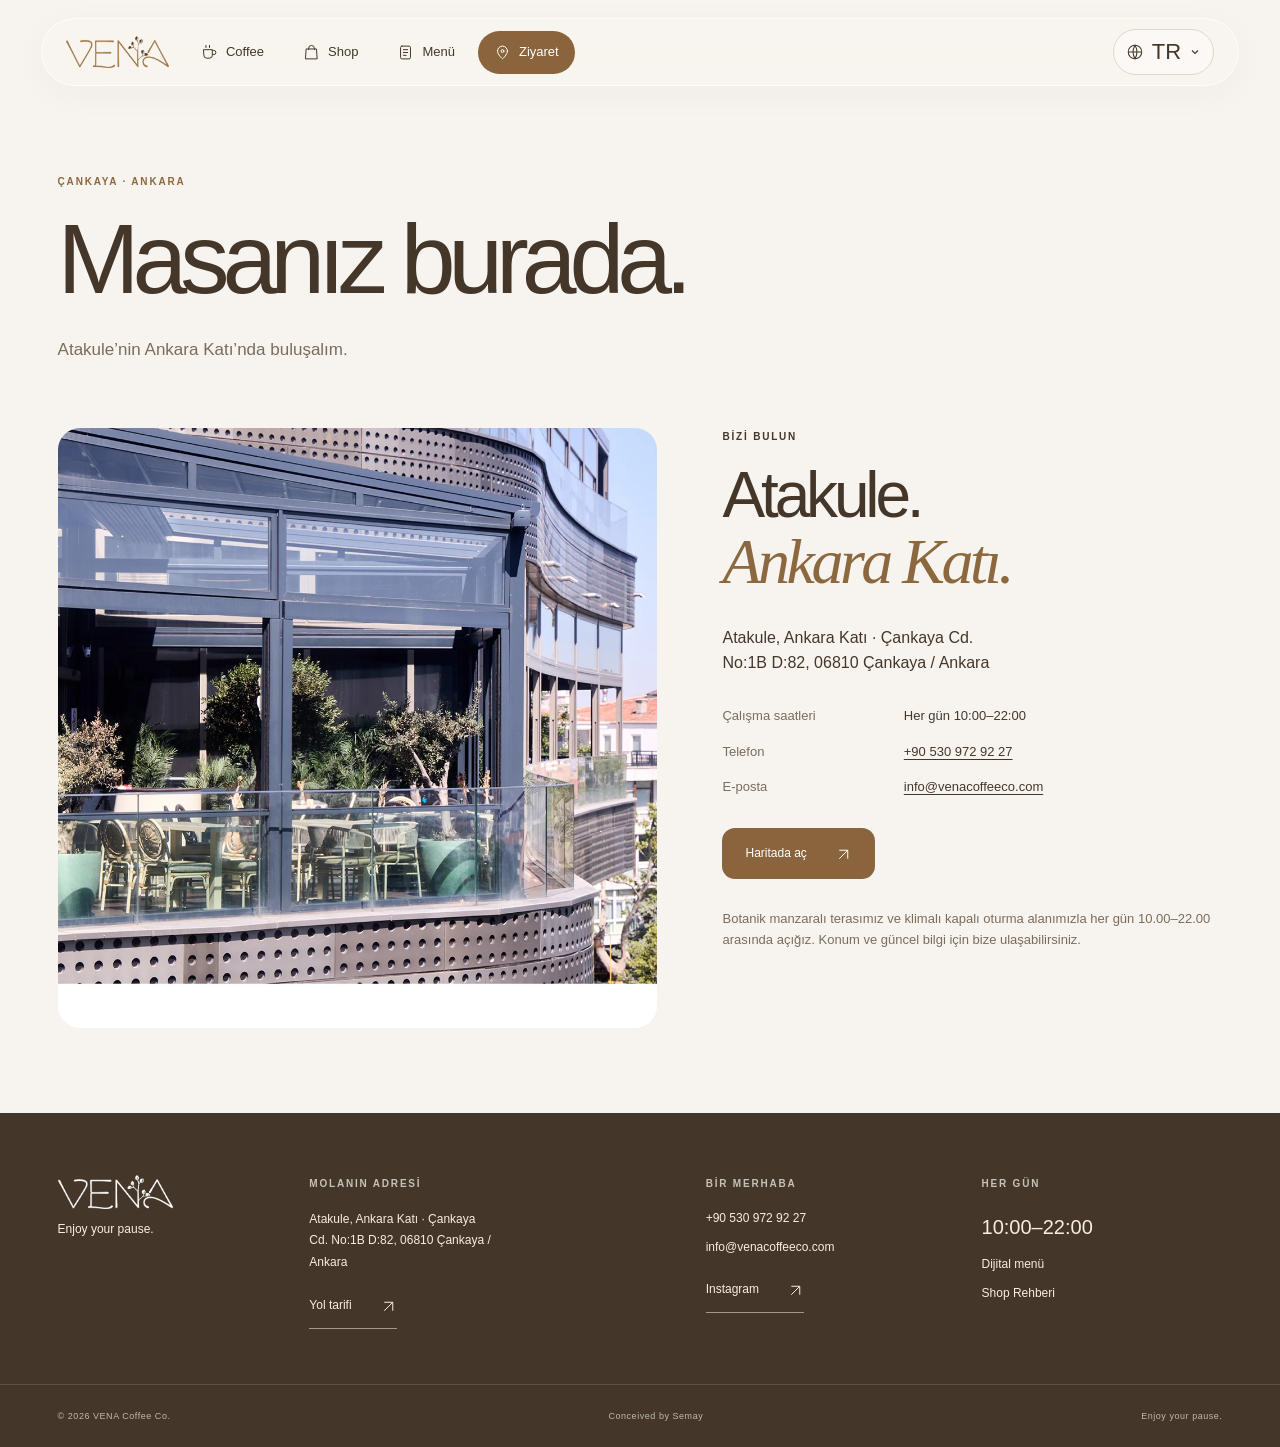
<file: contact/index.html>
<!doctype html><html lang="tr"><head><meta charset="utf-8"><meta name="viewport" content="width=device-width,initial-scale=1,viewport-fit=cover"><meta name="theme-color" content="#eee8dc"><title>VENA Atakule Konum &amp; İletişim | Çankaya Ankara</title><meta name="description" content="VENA Coffee Co. Atakule Ankara Katı. Adres, yol tarifi, telefon ve çalışma saatleri. Çankaya Ankara’da her gün 10.00–22.00 açık."><link rel="canonical" href="https://venacoffeeco.com/contact/"><link rel="icon" href="/assets/icon.svg" type="image/svg+xml"><link rel="stylesheet" href="/assets/vena.css?v=2dd0e7d00ef3"><meta property="og:type" content="website"><meta property="og:locale" content="tr_TR"><meta property="og:site_name" content="VENA Coffee Co."><meta property="og:title" content="VENA Atakule Konum &amp; İletişim | Çankaya Ankara"><meta property="og:description" content="VENA Coffee Co. Atakule Ankara Katı. Adres, yol tarifi, telefon ve çalışma saatleri. Çankaya Ankara’da her gün 10.00–22.00 açık."><meta property="og:url" content="https://venacoffeeco.com/contact/"><meta property="og:image" content="https://venacoffeeco.com/assets/gallery-terrace.webp"><meta name="twitter:card" content="summary_large_image"><script type="application/ld+json">{"@context":"https://schema.org","@graph":[{"@type":"CafeOrCoffeeShop","@id":"https://venacoffeeco.com/#vena","name":"VENA Coffee Co.","url":"https://venacoffeeco.com/","telephone":"+90 530 972 92 27","email":"info@venacoffeeco.com","image":"https://venacoffeeco.com/assets/hero.webp","hasMenu":"https://venacoffeeco.com/menu/","sameAs":["https://www.instagram.com/venacoffeeco/"],"hasMap":"https://www.google.com/maps/search/?api=1&query=Vena+Coffee+Co+Atakule+Ankara+Kat%C4%B1","address":{"@type":"PostalAddress","streetAddress":"Atakule, Ankara Katı, Çankaya Cd. No:1B D:82","addressLocality":"Çankaya","addressRegion":"Ankara","postalCode":"06810","addressCountry":"TR"},"openingHoursSpecification":{"@type":"OpeningHoursSpecification","dayOfWeek":["Monday","Tuesday","Wednesday","Thursday","Friday","Saturday","Sunday"],"opens":"10:00","closes":"22:00"}},{"@type":"WebPage","about":{"@id":"https://venacoffeeco.com/#vena"},"@id":"https://venacoffeeco.com/contact/#page","url":"https://venacoffeeco.com/contact/","name":"VENA Atakule Konum & İletişim | Çankaya Ankara","description":"VENA Coffee Co. Atakule Ankara Katı. Adres, yol tarifi, telefon ve çalışma saatleri. Çankaya Ankara’da her gün 10.00–22.00 açık.","inLanguage":"tr-TR","isPartOf":{"@id":"https://venacoffeeco.com/#website"}},{"@type":"WebSite","@id":"https://venacoffeeco.com/#website","url":"https://venacoffeeco.com/","name":"VENA Coffee Co.","inLanguage":"tr-TR"},{"@type":"BreadcrumbList","itemListElement":[{"@type":"ListItem","position":1,"name":"VENA","item":"https://venacoffeeco.com/"},{"@type":"ListItem","position":2,"name":"Ziyaret","item":"https://venacoffeeco.com/contact/"}]}]}</script><script defer src="/assets/vena.js?v=2dd0e7d00ef3"></script><link rel="alternate" hreflang="tr" href="https://venacoffeeco.com/contact/"><link rel="alternate" hreflang="en" href="https://venacoffeeco.com/en/contact/"><link rel="alternate" hreflang="de" href="https://venacoffeeco.com/de/contact/"><link rel="alternate" hreflang="fr" href="https://venacoffeeco.com/fr/contact/"><link rel="alternate" hreflang="x-default" href="https://venacoffeeco.com/contact/"></head><body class=""><a class="skip" href="#main">İçeriğe geç</a><header class="site-header"><div class="shell header-inner"><a class="logo" href="/" aria-label="VENA Coffee Co. ana sayfa"><img src="/assets/logo-brand.png" alt="VENA Coffee Co." width="140" height="58"></a><nav class="main-nav" aria-label="Ana menü"><a href="/our-cafe/"><svg class="nav-icon" viewBox="0 0 24 24" fill="none" stroke="currentColor" stroke-linecap="round" stroke-linejoin="round" aria-hidden="true"><path d="M4 8h12v8a4 4 0 0 1-4 4H8a4 4 0 0 1-4-4zM16 9h2a3 3 0 1 1 0 6h-2M7 2v3M12 2v3"/></svg>Coffee</a><a href="/shop/"><svg class="nav-icon" viewBox="0 0 24 24" fill="none" stroke="currentColor" stroke-linecap="round" stroke-linejoin="round" aria-hidden="true"><path d="M5 7h14l1 14H4zM8 8V6a4 4 0 0 1 8 0v2"/></svg>Shop</a><a href="/menu/"><svg class="nav-icon" viewBox="0 0 24 24" fill="none" stroke="currentColor" stroke-linecap="round" stroke-linejoin="round" aria-hidden="true"><rect x="5" y="3" width="14" height="18" rx="2"/><path d="M9 8h6M9 12h6M9 16h4"/></svg>Menü</a><a href="/contact/" aria-current="page"><svg class="nav-icon" viewBox="0 0 24 24" fill="none" stroke="currentColor" stroke-linecap="round" stroke-linejoin="round" aria-hidden="true"><path d="M19 10c0 5-7 11-7 11S5 15 5 10a7 7 0 1 1 14 0z"/><circle cx="12" cy="10" r="2"/></svg>Ziyaret</a></nav><details class="language-switch" data-language-menu><summary aria-label="Dil seçimi"><svg viewBox="0 0 24 24" fill="none" stroke="currentColor" stroke-width="1.4" aria-hidden="true"><circle cx="12" cy="12" r="9"/><path d="M3 12h18M12 3a18 18 0 0 1 0 18 18 18 0 0 1 0-18Z"/></svg><span>TR</span><svg class="language-chevron" viewBox="0 0 16 16" fill="none" stroke="currentColor" stroke-width="1.5" aria-hidden="true"><path d="m4 6 4 4 4-4"/></svg></summary><nav class="language-options" aria-label="Dil seçimi"><a lang="tr" hreflang="tr" href="/contact/" aria-current="true"><span>Türkçe</span><small>TR</small></a><a lang="en" hreflang="en" href="/en/contact/"><span>English</span><small>EN</small></a><a lang="de" hreflang="de" href="/de/contact/"><span>Deutsch</span><small>DE</small></a><a lang="fr" hreflang="fr" href="/fr/contact/"><span>Français</span><small>FR</small></a></nav></details><a class="location-pill" href="/contact/"><span class="status-dot"></span>Atakule · Ankara Katı</a></div></header><main id="main"><section class="shell page-intro "><p class="eyebrow">ÇANKAYA · ANKARA</p><h1>Masanız burada.</h1><p class="intro-copy">Atakule’nin Ankara Katı’nda buluşalım.</p></section><section class="shell visit-section"><div class="visit-image"><img class="" src="/assets/gallery-terrace.webp" alt="VENA Coffee Co. Atakule terası" width="900" height="700" fetchpriority="high"></div><div class="visit-copy"><span class="eyebrow">BİZİ BULUN</span><h2>Atakule.<br><em>Ankara Katı.</em></h2><address>Atakule, Ankara Katı · Çankaya Cd. No:1B D:82, 06810 Çankaya / Ankara</address><dl><dt>Çalışma saatleri</dt><dd>Her gün 10:00–22:00</dd><dt>Telefon</dt><dd><a href="tel:+905309729227">+90 530 972 92 27</a></dd><dt>E-posta</dt><dd><a href="mailto:info@venacoffeeco.com">info@venacoffeeco.com</a></dd></dl><a class="cta solid" href="https://www.google.com/maps/search/?api=1&amp;query=Vena+Coffee+Co+Atakule+Ankara+Kat%C4%B1">Haritada aç<span aria-hidden="true"><svg class="arrow-icon" viewBox="0 0 24 24" fill="none" stroke="currentColor" stroke-width="1.4" aria-hidden="true"><path d="M6 18 18 6M6 6h12v12"/></svg></span></a><p>Botanik manzaralı terasımız ve klimalı kapalı oturma alanımızla her gün 10.00–22.00 arasında açığız. Konum ve güncel bilgi için bize ulaşabilirsiniz.</p></div></section></main><footer class="footer"><div class="shell footer-grid"><div><a class="logo" href="/" aria-label="VENA Coffee Co. ana sayfa"><img src="/assets/logo-white.png" alt="VENA Coffee Co." width="140" height="58"></a><p>Enjoy your pause.</p></div><div><span class="eyebrow">Molanın adresi</span><address>Atakule, Ankara Katı · Çankaya Cd. No:1B D:82, 06810 Çankaya / Ankara</address><a class="cta " href="https://www.google.com/maps/search/?api=1&amp;query=Vena+Coffee+Co+Atakule+Ankara+Kat%C4%B1">Yol tarifi<span aria-hidden="true"><svg class="arrow-icon" viewBox="0 0 24 24" fill="none" stroke="currentColor" stroke-width="1.4" aria-hidden="true"><path d="M6 18 18 6M6 6h12v12"/></svg></span></a></div><div><span class="eyebrow">Bir merhaba</span><a href="tel:+905309729227">+90 530 972 92 27</a><a href="mailto:info@venacoffeeco.com">info@venacoffeeco.com</a><a class="cta " href="https://www.instagram.com/venacoffeeco/">Instagram<span aria-hidden="true"><svg class="arrow-icon" viewBox="0 0 24 24" fill="none" stroke="currentColor" stroke-width="1.4" aria-hidden="true"><path d="M6 18 18 6M6 6h12v12"/></svg></span></a></div><div><span class="eyebrow">Her gün</span><p class="footer-hours">10:00–22:00</p><a href="/menu/">Dijital menü</a><a href="/shop/rehber/">Shop Rehberi</a></div></div><div class="shell footer-base"><span>© 2026 VENA Coffee Co.</span><span>Conceived by Semay</span><span>Enjoy your pause.</span></div></footer><nav class="mobile-dock" aria-label="Hızlı erişim"><a href="/menu/">Menü <span><svg class="arrow-icon" viewBox="0 0 24 24" fill="none" stroke="currentColor" stroke-width="1.4" aria-hidden="true"><path d="M6 18 18 6M6 6h12v12"/></svg></span></a><a href="/shop/">Shop <span><svg class="arrow-icon" viewBox="0 0 24 24" fill="none" stroke="currentColor" stroke-width="1.4" aria-hidden="true"><path d="M6 18 18 6M6 6h12v12"/></svg></span></a><a href="https://www.google.com/maps/search/?api=1&amp;query=Vena+Coffee+Co+Atakule+Ankara+Kat%C4%B1">Yol tarifi <span><svg class="arrow-icon" viewBox="0 0 24 24" fill="none" stroke="currentColor" stroke-width="1.4" aria-hidden="true"><path d="M6 18 18 6M6 6h12v12"/></svg></span></a></nav></body></html>
</file>
<file: assets/vena.css>
:root{--paper:#f5f4ee;--ink:#392c19;--muted:#756f66;--olive:#695e4e;--sage:#e8e2d9;--line:#d8d3cc;--warm:#e7dbc8;--accent:#876644;--glass:rgba(248,247,239,.78);--serif:Georgia,'Times New Roman',serif;--sans:Arial,Helvetica,sans-serif;--radius:22px;font:15px/1.6 var(--sans);color:var(--ink);background:var(--paper);font-synthesis:none}
*{box-sizing:border-box}
html{scroll-padding-top:120px;scroll-behavior:smooth}
body{margin:0;-webkit-font-smoothing:antialiased}
h1,h2,h3,p,figure,dl,dd{margin:0}
a{color:inherit;text-underline-offset:.23em}
img{display:block;max-width:100%;height:auto}
button,input,textarea,select{font:inherit}
button,a,input,summary,select,textarea{-webkit-tap-highlight-color:transparent}
button{cursor:pointer}
[hidden]{display:none!important}
:focus-visible{outline:2px solid var(--olive);outline-offset:4px}
h1,h2{font-family:var(--serif);font-weight:400;line-height:1.06;letter-spacing:-.055em;text-wrap:balance}
h1{font-size:clamp(48px,7.8vw,108px)}
h2{font-size:clamp(35px,5vw,72px)}
h2 em,h1 em{font-weight:400;color:var(--olive)}
h3{font-weight:500}
p{text-wrap:pretty}
.shell{max-width:1450px;padding-inline:clamp(20px,4.5vw,72px);margin-inline:auto}
.eyebrow{display:block;font-size:10px;font-weight:600;letter-spacing:.18em;line-height:1.7;text-transform:uppercase}
.logo{display:inline-block;flex-shrink:0}
.logo img{width:103px;height:auto}
.skip{position:fixed;top:-100px;left:18px;background:white;padding:12px;z-index:100}
.skip:focus{top:10px}
.site-header{position:fixed;top:18px;left:0;width:100%;z-index:20;padding-inline:clamp(14px,3.2vw,54px)}
.header-inner{max-width:1450px;padding:11px 24px;display:flex;align-items:center;justify-content:space-between;gap:18px;background:var(--glass);backdrop-filter:blur(26px) saturate(125%);-webkit-backdrop-filter:blur(26px) saturate(125%);border:1px solid #fff9;border-radius:100px;box-shadow:0 6px 35px #3630270b}
.main-nav{display:flex;align-items:center;gap:7px}
.main-nav a{display:flex;align-items:center;gap:8px;min-height:43px;padding:7px 16px;text-decoration:none;font-size:13px;border-radius:100px;transition:background .2s}
.main-nav a:hover,.main-nav a[aria-current]{background:#e6e1d9b3}
.nav-icon{width:17px;height:17px;stroke-width:1.4}
.location-pill{display:flex;gap:8px;align-items:center;text-decoration:none;font-size:10px;letter-spacing:.03em}
.status-dot{width:6px;height:6px;background:var(--olive);border-radius:50%;box-shadow:0 0 0 4px #82776712}
main{padding-top:113px}
.is-home main{padding-top:0}
.hero-scene{height:calc(100svh - 16px);min-height:660px;margin:8px;border-radius:22px;position:relative;overflow:hidden;isolation:isolate;background:#443f37;color:#fff}
.hero-scene picture,.hero-photo,.hero-film{position:absolute;inset:0;width:100%;height:100%;z-index:-2}
.hero-photo{object-fit:cover;object-position:center;height:112%;top:-6%;transform:translateY(var(--parallax,0))}
.hero-film{z-index:-1;background:linear-gradient(180deg,#231e1732 8%,#231e1700 40%,#231e17ab 100%),linear-gradient(90deg,#231e1759,transparent 85%)}
.hero-content{height:100%;display:flex;flex-direction:column;padding-top:130px;padding-bottom:24px}
.hero-eyebrow{display:flex;justify-content:space-between;gap:20px}
.hero-title{margin-top:auto;padding-block:50px}
.hero-title p{font-size:14px;max-width:37ch;line-height:1.55;margin-bottom:18px}
.hero-title h1{font-size:clamp(75px,11.7vw,172px);line-height:.95;letter-spacing:-.068em}
.hero-title h1 em{color:#eee6db}
.hero-bottom{display:flex;align-items:center;gap:8px;flex-wrap:wrap;border-top:1px solid #fff6;padding-top:17px}
.hero-bottom a{display:inline-flex;align-items:center;justify-content:space-between;gap:35px;text-decoration:none;min-height:47px;padding:8px 18px;border:1px solid #ffffff57;background:#ffffff14;backdrop-filter:blur(16px);border-radius:60px;font-size:13px}
.hero-bottom a:hover{background:#fff3}
.hero-hours{margin-left:auto;font-size:10px;letter-spacing:.08em}
.ticker{display:flex;gap:32px;align-items:center;overflow:hidden;white-space:nowrap;padding:22px 30px;border-bottom:1px solid var(--line);font-size:9px;letter-spacing:.19em;justify-content:space-evenly}
.ticker i{font-style:normal;font-size:21px;color:var(--olive)}
.story{display:grid;grid-template-columns:1.2fr 1fr;gap:9vw;padding-block:100px}
.story h2{margin-top:18px}
.story-copy{align-self:end;max-width:47ch}
.story-copy p{font-size:16px;line-height:1.8;margin-bottom:22px}
.cta{display:inline-flex;min-height:46px;align-items:center;gap:28px;justify-content:space-between;font-size:12px;text-decoration:none;padding:7px 0;border-bottom:1px solid #a09a91}
.cta span{font-size:18px;line-height:1}
.cta.solid{border:0;border-radius:100px;padding:11px 22px;background:var(--ink);color:white}
.cta.light{color:white;border-color:#fff8}
.cta:hover{opacity:.75}
.world-grid{display:grid;grid-template-columns:1fr 1fr;gap:12px;padding-inline:14px}
.world-tile{min-height:580px;position:relative;isolation:isolate;overflow:hidden;border-radius:20px;color:#fff;text-decoration:none;display:flex;align-items:end;padding:42px}
.world-tile>img{position:absolute;z-index:-2;inset:0;width:100%;height:100%;object-fit:cover;transition:transform .7s}
.world-tile::after{content:"";position:absolute;z-index:-1;inset:0;background:linear-gradient(0deg,#241f19d6,transparent 80%)}
.world-tile>div{width:100%;position:relative}
.world-tile h2{font-size:clamp(44px,5.6vw,84px);margin-top:17px}
.world-tile h2 em{color:#f0e9df}
.world-tile:hover>img{transform:scale(1.025)}
.round-arrow{position:absolute;right:0;bottom:5px;width:49px;height:49px;border:1px solid #fff8;border-radius:50%;display:grid;place-items:center;background:#fff1;backdrop-filter:blur(12px);font-size:23px}
.curated{padding-block:95px}
.section-heading{display:flex;justify-content:space-between;align-items:end;gap:22px;margin-bottom:30px}
.section-heading .eyebrow{margin-bottom:15px}
.product-grid{display:grid;grid-template-columns:repeat(3,minmax(0,1fr));gap:28px 18px;align-items:start}
.product-card{min-width:0}
.product-visual{position:relative;overflow:hidden;border-radius:18px;background:#e6dfd0}
.product-visual>img{width:100%;aspect-ratio:1.17;object-fit:cover;transition:transform .55s}
.product-image-link{display:block}
.product-image-link:hover img{transform:scale(1.025)}
.image-caption,.availability{position:absolute;left:12px;bottom:12px;border-radius:100px;background:#fbf9f0c9;backdrop-filter:blur(12px);padding:5px 10px;font-size:9px;color:var(--ink);letter-spacing:.025em}
.availability{bottom:auto;top:12px}
.product-card-copy{padding:16px 3px 0}
.product-card-title{display:flex;justify-content:space-between;gap:12px;align-items:baseline}
.product-card-title h3{font-size:16px;line-height:1.3;font-weight:500;letter-spacing:-.02em}
.product-card-title h3 a{text-decoration:none}
.product-card-title>span{flex-shrink:0;white-space:nowrap;font-size:12px;color:var(--olive)}
.product-card-copy>p{font-size:12px;line-height:1.65;margin-top:10px;color:var(--muted)}
.product-card-bottom{display:flex;justify-content:space-between;flex-wrap:wrap;gap:10px;margin-top:14px;font-size:10px;color:var(--muted)}
.product-card-bottom a{text-decoration:none;color:var(--ink)}
.terrace-feature{position:relative;min-height:620px;isolation:isolate;padding:60px;display:flex;align-items:end;color:white;margin:0 14px;border-radius:20px;overflow:hidden}
.terrace-feature>img{position:absolute;z-index:-2;inset:0;width:100%;height:100%;object-fit:cover}
.terrace-feature::after{content:"";position:absolute;z-index:-1;inset:0;background:linear-gradient(0deg,#262017bb,transparent)}
.terrace-feature h2{margin-block:15px 20px}
.terrace-feature h2 em{color:#eee6db}
.faq-section{display:grid;grid-template-columns:1fr 1fr;gap:70px;padding-block:100px}
.faq-section h2{margin-top:17px}
details{border-top:1px solid var(--line)}
summary{display:flex;justify-content:space-between;align-items:center;gap:14px;padding:18px 0;cursor:pointer;list-style:none}
summary::-webkit-details-marker{display:none}
summary>span{font-size:22px;font-weight:400}
details[open]>summary>span{transform:rotate(45deg)}
.faq-section details p{font-size:13px;color:var(--muted);padding:0 20px 20px 0}
.footer{background:var(--ink);color:#f0eae2;padding-top:62px;padding-bottom:23px}
.footer-grid{display:grid;grid-template-columns:.9fr 1.5fr 1fr 1fr;gap:35px}
.footer-grid>div{display:flex;align-items:start;flex-direction:column;gap:10px}
.footer-grid .eyebrow{color:#c6c1b9;margin-bottom:7px}
.footer-grid a:not(.logo){font-size:12px;text-decoration:none;overflow-wrap:anywhere}
.footer-grid p,.footer-grid address{font-style:normal;font-size:12px;max-width:28ch;line-height:1.8}
.footer-hours{font-size:20px!important}
.footer-base{display:flex;justify-content:space-between;gap:18px;padding-top:24px;border-top:1px solid #ffffff25;margin-top:55px;font-size:9px;color:#bfb9b0;letter-spacing:.06em}
.mobile-dock{display:none}
.page-intro{padding-block:60px 65px}
.page-intro h1{margin-block:19px 25px;max-width:16ch}
.intro-copy{font-size:17px;max-width:53ch;color:var(--muted)}
.editorial-split{display:grid;grid-template-columns:1.15fr 1fr;align-items:center;gap:70px;padding-bottom:95px}
.editorial-split figure img{width:100%;height:550px;object-fit:cover;border-radius:22px}
.editorial-split>div>p{font-size:17px;line-height:1.9;margin-top:20px}
.button-row{display:flex;align-items:center;gap:15px;flex-wrap:wrap;margin-top:25px}
.shop-select{display:grid;grid-template-columns:1fr 1fr;gap:20px;padding-bottom:85px}
.shop-select>a{border-radius:24px;padding:35px;background:var(--sage);text-decoration:none}
.shop-select>a:nth-child(2){background:var(--warm)}
.shop-select h2{margin-block:30px 12px}
.shop-select h2 span{float:right;font:28px var(--sans)}
.shop-select p{font-size:13px}
.gallery-grid{display:grid;grid-template-columns:repeat(3,1fr);gap:14px;padding-bottom:80px}
.gallery-grid figure img{width:100%;aspect-ratio:4/5;object-fit:cover;border-radius:18px}
.gallery-grid figure:nth-child(3n+2){margin-top:40px}
.visit-section{display:grid;grid-template-columns:1.2fr 1fr;gap:65px;padding-bottom:85px}
.visit-image img{width:100%;height:100%;min-height:600px;object-fit:cover;border-radius:22px}
.visit-copy h2{margin-block:18px 30px}
.visit-copy address{font-style:normal;font-size:16px;max-width:30ch}
.visit-copy dl{display:grid;grid-template-columns:1fr 2fr;gap:15px 22px;margin-block:30px;font-size:13px}
.visit-copy dt{color:var(--muted)}
.visit-copy>p{margin-top:30px;font-size:13px;color:var(--muted)}
.menu-intro{display:grid;grid-template-columns:1.3fr .8fr;align-items:center;gap:7vw;padding-block:55px 45px}
.menu-intro h1{margin-block:24px}
.menu-intro p{font-size:17px;color:var(--muted)}
.menu-intro figure{position:relative;max-width:400px;justify-self:end}
.menu-intro figure img{width:100%;aspect-ratio:1.28;object-fit:cover;border-radius:140px 140px 22px 22px}
.menu-intro figcaption{font-size:9px;letter-spacing:.16em;text-align:center;margin-top:16px}
.menu-controls{display:grid;grid-template-columns:1.3fr 1fr;gap:50px;padding-top:15px;padding-bottom:40px}
.menu-search label{display:block;font-size:12px;margin-bottom:9px}
.menu-search>div{display:flex;align-items:center;gap:10px;background:#faf9f28c;border:1px solid #d4cec6;border-radius:70px;padding:8px 19px;min-height:55px}
.menu-search>div>span{font-size:26px;line-height:1;color:var(--olive)}
.menu-search input{min-width:0;flex:1;width:100%;background:none;border:0;padding:4px;color:var(--ink);outline:none}
.menu-search:focus-within>div{outline:2px solid #847a6d;outline-offset:2px}
.menu-search button{background:none;border:0;color:var(--olive);font-size:11px}
.menu-search>p{font-size:10px;margin-top:9px;color:var(--muted)}
.menu-guide{align-self:center;border-left:1px solid var(--line);padding-left:30px}
.menu-guide p{font-size:11px;line-height:1.7;margin-top:6px}
.menu-guide a{font-size:10px}
.menu-layout{display:grid;grid-template-columns:188px minmax(0,1fr);gap:46px;align-items:start}
.category-nav{position:sticky;top:115px;border:1px solid #fff;border-radius:20px;padding:13px;background:#fbf8f580;backdrop-filter:blur(20px);box-shadow:0 9px 30px #38312606}
.category-nav a{display:flex;align-items:center;justify-content:space-between;gap:12px;min-height:37px;text-decoration:none;padding:7px 10px;border-radius:11px;font-size:11px;line-height:1.3}
.category-nav a:hover{background:var(--sage)}
.category-nav a span{font-size:9px;color:var(--muted)}
.menu-section{padding-top:17px;padding-bottom:52px;border-top:1px solid var(--line);scroll-margin-top:115px}
.menu-section .section-heading{margin-bottom:10px}
.menu-section .section-heading h2{font-size:clamp(33px,3.3vw,49px)}
.text-link{font-size:10px;flex-shrink:0;text-decoration:none}
.section-copy{font-size:12px;color:var(--muted);margin-bottom:22px}
.group-note{font-size:11px;line-height:1.7;padding:13px 17px;background:var(--sage);border-radius:12px;margin-bottom:20px}
.menu-catalog .product-card-title{display:block}
.menu-catalog .product-card-title>span{display:block;font-size:12px;margin-top:7px}
.menu-catalog .product-card-title h3{font-size:15px}
.nutrition-table{margin-top:24px;font-size:11px}
.nutrition-table summary{font-size:12px}
.table-note{padding-bottom:15px;color:var(--muted);max-width:80ch}
.table-scroll{overflow:auto;padding-bottom:15px}
table{border-collapse:collapse;min-width:850px;width:100%;text-align:left;font-size:11px}
caption{text-align:left;padding-bottom:8px;color:var(--muted)}
th,td{border-bottom:1px solid var(--line);padding:10px 12px;vertical-align:top;font-weight:400}
thead th{background:var(--sage)}
tbody th{min-width:150px}
.nutrition-info{padding:35px;border-radius:22px;background:var(--sage);margin-bottom:70px}
.nutrition-info h2{font-size:36px;margin-block:18px}
.nutrition-info p{font-size:12px;margin-top:13px;max-width:65ch}
.breadcrumbs{display:flex;flex-wrap:wrap;gap:9px;font-size:10px;color:var(--muted);padding-block:25px}
.product-detail{display:grid;grid-template-columns:1fr 1fr;gap:6vw;padding-top:20px;padding-bottom:55px;align-items:start}
.product-detail>.product-visual,.product-detail>div:first-child{position:sticky;top:120px}
.product-detail .product-visual>img{width:100%;aspect-ratio:1;object-fit:cover;object-position:center}
.product-detail h1{font-size:clamp(43px,5vw,73px);margin-block:15px 22px}
.lead{font-size:15px;color:var(--muted)}
.price-options{display:flex;gap:12px;margin-block:28px}
.price-options>div{padding:15px 20px;border:1px solid var(--line);border-radius:16px;min-width:120px}
.price-options span{display:block;font-size:10px;color:var(--muted)}
.price-options strong{font-size:20px;font-weight:400}
.detail-section{border-top:1px solid var(--line);padding-block:22px}
.detail-section h2{font:500 14px var(--sans);letter-spacing:-.02em;margin-bottom:12px}
.detail-section p{font-size:12px;line-height:1.8;margin-top:8px}
.muted{font-size:11px;color:var(--muted)}
.nutrition-values{display:grid;grid-template-columns:repeat(4,minmax(0,1fr));gap:8px;margin-top:17px}
.nutrition-values>div{border:1px solid var(--line);border-radius:12px;padding:12px 9px}
.nutrition-values dt{font-size:9px;color:var(--muted)}
.nutrition-values dd{font-size:20px;margin-top:4px}
.nutrition-values small{font-size:10px}
.preview-banner{position:fixed;bottom:15px;left:15px;z-index:50;background:var(--ink);color:white;border-radius:14px;padding:6px 18px;font-size:11px;box-shadow:0 4px 20px #0002}
.preview-banner a{font-size:10px;margin-left:12px;border:0;padding:0;min-height:32px}
@media(min-width:1500px){.hero-title{padding-block:65px}}
@media(max-width:1000px){
 .location-pill{display:none}
 .world-tile{min-height:470px;padding:28px}
 .menu-layout{grid-template-columns:145px minmax(0,1fr);gap:24px}
 .menu-catalog .product-grid{grid-template-columns:repeat(2,minmax(0,1fr))}
 .footer-grid{grid-template-columns:1fr 1fr}
 .story{gap:40px}
}
@media(max-width:650px){
 :root{font-size:14px}
 html{scroll-padding-top:110px}
 .site-header{top:12px;padding-inline:13px}
 .header-inner{padding:8px 13px;gap:10px}
 .logo img{width:78px}
 .main-nav{gap:0}
 .main-nav a{padding:7px 9px;min-height:39px;font-size:11px;gap:0}
 .nav-icon{display:none}
 main{padding-top:85px}
 .hero-scene{min-height:610px;height:calc(100svh - 12px);margin:6px;border-radius:18px}
 .hero-content{padding-top:100px;padding-bottom:22px}
 .hero-eyebrow .eyebrow{font-size:8px}
 .hero-eyebrow .eyebrow:last-child{display:none}
 .hero-title{padding-block:40px}
 .hero-title h1{font-size:clamp(72px,18vw,105px)}
 .hero-title p{max-width:25ch;font-size:12px}
 .hero-bottom{gap:6px}
 .hero-bottom a{gap:16px;font-size:11px;min-height:41px;padding:7px 11px}
 .hero-hours{width:100%;margin:8px 0 0;font-size:9px}
 .ticker{padding-block:15px;gap:24px;font-size:8px}
 .story{grid-template-columns:1fr;gap:25px;padding-block:55px}
 .story-copy p{font-size:14px}
 .world-grid{grid-template-columns:1fr;padding-inline:8px;gap:8px}
 .world-tile{min-height:430px;padding:25px}
 .world-tile h2{font-size:53px}
 .curated{padding-block:55px}
 .section-heading{align-items:start;gap:14px}
 .section-heading>.cta{font-size:10px;white-space:nowrap;gap:8px}
 .product-grid{grid-template-columns:repeat(2,minmax(0,1fr));gap:24px 12px}
 .curated .product-grid>.product-card:last-child:nth-child(odd){display:none}
 .product-card-title{display:block}
 .product-card-title h3{font-size:14px}
 .product-card-title>span{display:block;font-size:11px;margin-top:6px}
 .product-card-copy{padding-top:12px}
 .product-card-copy>p{font-size:11px}
 .product-card-bottom{font-size:9px;gap:6px}
 .product-visual{border-radius:13px}
 .image-caption{font-size:8px;padding:4px 7px;left:8px;bottom:8px}
 .terrace-feature{min-height:470px;padding:28px;margin-inline:8px}
 .faq-section{grid-template-columns:1fr;gap:25px;padding-block:55px}
 .footer{padding-top:40px;padding-bottom:98px}
 .footer-grid{gap:30px 20px}
 .footer-base{flex-wrap:wrap;font-size:8px;gap:10px;margin-top:35px}
 .mobile-dock{display:flex;position:fixed;bottom:max(12px,env(safe-area-inset-bottom));left:12px;right:12px;z-index:21;backdrop-filter:blur(26px) saturate(120%);-webkit-backdrop-filter:blur(26px) saturate(120%);background:#f8f7eddb;border:1px solid #fff;border-radius:100px;padding:7px;box-shadow:0 7px 25px #2820161a;gap:5px}
 .mobile-dock a{flex:1;display:flex;justify-content:center;align-items:center;gap:12px;min-height:39px;text-decoration:none;font-size:11px;border-radius:100px}
 .mobile-dock a:first-child{background:var(--ink);color:#fff}
 .page-intro{padding-block:35px 40px}
 .page-intro h1{font-size:52px;max-width:13ch}
 .intro-copy{font-size:14px}
 .editorial-split,.visit-section{grid-template-columns:1fr;gap:30px;padding-bottom:55px}
 .editorial-split figure img{height:350px}
 .editorial-split>div>p{font-size:14px}
 .shop-select{grid-template-columns:1fr;gap:12px;padding-bottom:55px}
 .shop-select>a{padding:27px}
 .gallery-grid{grid-template-columns:1fr 1fr;gap:10px}
 .gallery-grid figure:nth-child(3n+2){margin-top:0}
 .gallery-grid figure:nth-child(even){margin-top:25px}
 .visit-image img{min-height:340px}
 .menu-intro{grid-template-columns:1.5fr 1fr;gap:15px;padding-top:32px;padding-bottom:30px}
 .menu-intro h1{font-size:49px;margin-block:15px}
 .menu-intro p{font-size:12px}
 .menu-intro figcaption{font-size:7px;margin-top:9px;letter-spacing:.06em}
 .menu-controls{grid-template-columns:1fr;gap:18px;padding-bottom:25px}
 .menu-guide{padding-left:15px}
 .menu-search input{font-size:13px}
 .menu-layout{display:block}
 .category-nav{position:sticky;top:81px;display:flex;gap:5px;overflow-x:auto;flex-wrap:nowrap;margin-inline:-10px;margin-bottom:24px;padding:7px;border-radius:100px;z-index:10;background:#f7f3eef0}
 .category-nav a{flex-shrink:0;white-space:nowrap;padding:8px 12px;min-height:37px;border-radius:100px;font-size:10px;border:1px solid #d6d0c7}
 .category-nav a span{display:none}
 .menu-section{padding-bottom:37px}
 .menu-section .section-heading h2{font-size:35px}
 .menu-section .section-heading .text-link{font-size:9px}
 .menu-section .product-grid{gap:22px 12px}
 .menu-catalog .product-card-title h3{font-size:14px}
 .nutrition-info{padding:25px;margin-bottom:40px}
 .nutrition-info h2{font-size:33px}
 .product-detail{grid-template-columns:1fr;gap:27px}
 .product-detail>div:first-child{position:static}
 .product-detail .product-visual>img{aspect-ratio:1.17}
 .product-detail h1{font-size:49px}
 .nutrition-values{grid-template-columns:repeat(2,1fr)}
 .breadcrumbs{padding-top:20px}
 .preview-banner{bottom:85px}
}
@media(prefers-reduced-motion:reduce){
 html{scroll-behavior:auto}
 *,*::before,*::after{animation:none!important;transition:none!important}
 .hero-photo{transform:none}
}
.arrow-icon{width:17px;height:17px;display:inline-block;vertical-align:middle;flex-shrink:0}
.hero-bottom .arrow-icon,.product-card-bottom .arrow-icon,.text-link .arrow-icon{width:12px;height:12px}
.world-tile .round-arrow .arrow-icon{width:23px;height:23px}
.gallery-intro{padding-bottom:25px;font-size:14px;color:var(--muted)}
.brand-introduction{padding-bottom:40px;max-width:950px;margin-left:0}
.brand-introduction p{font-size:16px;line-height:1.85;color:var(--muted);max-width:70ch}
.brand-directory{padding-block:50px 85px}
.brand-directory>.section-heading{margin-bottom:34px}
.brand-controls{margin-bottom:30px}
.brand-search{display:flex;flex-direction:column;gap:8px;max-width:430px;font-size:11px}
.brand-search input{padding:13px 18px;border-radius:100px;background:#fff8;border:1px solid #d6cfc5;color:var(--ink);width:100%;font-size:13px}
.brand-filter{display:flex;gap:7px;flex-wrap:wrap;margin-top:18px}
.brand-filter button{border:1px solid #d3cabe;border-radius:100px;padding:9px 15px;min-height:41px;background:#fbf8f490;color:var(--ink);font-size:11px}
.brand-filter button[aria-pressed="true"]{background:var(--ink);color:white;border-color:var(--ink)}
.brand-result{margin-top:12px;font-size:10px;color:var(--muted)}
.brand-grid{display:grid;grid-template-columns:repeat(3,minmax(0,1fr));gap:35px 22px}
.brand-card{min-width:0}
.brand-wordmark{position:relative;display:flex;align-items:center;justify-content:center;min-height:205px;border-radius:19px;text-decoration:none;padding:35px 25px;border:1px solid #fff9;overflow:hidden}
.brand-wordmark>span:first-child{font:400 clamp(23px,2.75vw,43px)/1.1 var(--serif);letter-spacing:-.04em;text-align:center;text-wrap:balance}
.brand-wordmark>img{width:100%;height:170px;object-fit:contain}
.brand-card-arrow{position:absolute;right:16px;bottom:16px;display:grid;place-items:center;width:33px;height:33px;border-radius:50%;border:1px solid #88837b50;background:#ffffff4a;backdrop-filter:blur(12px)}
.brand-wordmark:hover .brand-card-arrow{background:#fff9}
.brand-tone-skin{background:#e9e5df;color:#443e35}
.brand-tone-body{background:#eee3d7;color:#725847}
.brand-tone-hair{background:#e8e4df;color:#494135}
.brand-tone-oral{background:#dfe9e9;color:#345758}
.brand-tone-nails{background:#eee0de;color:#795651}
.brand-tone-deodorant{background:#e5e2df;color:#585148}
.brand-tone-jewellery{background:#e9dfc9;color:#7e663c}
.brand-card-copy{padding:17px 3px 0}
.brand-card-copy .eyebrow{font-size:9px}
.brand-card-copy h3{font:400 24px/1.2 var(--serif);margin-top:7px;letter-spacing:-.035em}
.brand-card-copy h3 a{text-decoration:none}
.brand-card-copy p{font-size:12px;color:var(--muted);margin-top:11px;line-height:1.8;max-width:44ch}
.brand-detail-link{display:inline-flex;align-items:center;gap:11px;min-height:44px;text-decoration:none;font-size:10px;margin-top:8px}
.brand-detail-link .arrow-icon{width:12px;height:12px}
.brand-visit{display:grid;grid-template-columns:1fr 1fr;gap:70px;align-items:center;padding-block:25px 85px}
.brand-visit h2{margin-block:18px 22px}
.brand-visit address{font-style:normal;font-size:14px;max-width:35ch}
.brand-visit p{font-size:12px;color:var(--muted);max-width:55ch;margin-top:17px}
.brand-visit>img{width:100%;height:450px;object-fit:cover;border-radius:22px}
.brand-detail{display:grid;grid-template-columns:1fr 1.05fr;gap:7vw;align-items:start;padding-block:20px 65px}
.brand-profile{position:sticky;top:120px;min-height:460px;border-radius:24px;display:flex;align-items:center;justify-content:center;padding:60px 35px}
.brand-profile-name{font:400 clamp(40px,5.7vw,83px)/1.05 var(--serif);text-align:center;text-wrap:balance;letter-spacing:-.055em}
.brand-profile>img{width:100%;height:340px;object-fit:contain}
.brand-profile-bottom{position:absolute;left:25px;right:25px;bottom:24px;display:flex;justify-content:space-between;gap:15px;font-size:10px;letter-spacing:.02em;border-top:1px solid #827a6f40;padding-top:14px}
.brand-detail-copy h1{font-size:clamp(48px,5vw,75px);margin-block:18px 22px}
.brand-summary{font-size:18px;line-height:1.65;max-width:43ch}
.brand-description{margin-top:25px}
.brand-description p{font-size:14px;line-height:1.9;margin-top:16px;color:var(--muted)}
.brand-highlights{padding-block:27px;margin-top:28px;border-top:1px solid var(--line)}
.brand-highlights h2{font:500 14px var(--sans);letter-spacing:0;margin-bottom:17px}
.brand-highlights ul{list-style:none;padding:0;margin:0;display:grid;grid-template-columns:1fr 1fr;gap:10px}
.brand-highlights li{background:#fbf8f491;border:1px solid #dcd5cb;border-radius:12px;padding:12px 14px;font-size:11px}
.brand-local-note{border-radius:18px;background:var(--sage);padding:25px}
.brand-local-note h2{font-size:31px;margin-block:12px 18px}
.brand-local-note address{font-style:normal;font-size:12px}
.brand-local-note p{font-size:11px;margin-top:13px;line-height:1.9}
.brand-related{padding-bottom:85px}
.brand-empty{font-size:13px;color:var(--muted)}
@media(max-width:850px){.brand-grid{grid-template-columns:repeat(2,minmax(0,1fr))}.brand-wordmark{min-height:185px}.brand-visit{gap:35px}.brand-detail{gap:35px}.brand-profile{min-height:380px}}
@media(max-width:650px){
 .brand-directory{padding-block:30px 50px}
 .brand-introduction{padding-bottom:15px}
 .brand-introduction p{font-size:14px}
 .brand-grid{gap:25px 13px}
 .brand-wordmark{min-height:140px;padding:24px 15px;border-radius:15px}
 .brand-wordmark>span:first-child{font-size:24px}
 .brand-card-arrow{right:9px;bottom:9px;width:26px;height:26px}
 .brand-card-arrow .arrow-icon{width:14px;height:14px}
 .brand-card-copy h3{font-size:22px}
 .brand-card-copy p{font-size:11px}
 .brand-card-copy .eyebrow{font-size:8px;letter-spacing:.09em}
 .brand-filter{gap:5px}
 .brand-filter button{font-size:10px;padding-inline:11px}
 .brand-visit{grid-template-columns:1fr;gap:28px;padding-bottom:50px}
 .brand-visit>img{height:320px}
 .brand-detail{grid-template-columns:1fr;gap:30px;padding-top:15px}
 .brand-profile{position:static;min-height:315px}
 .brand-profile-name{font-size:60px}
 .brand-detail-copy h1{font-size:52px}
 .brand-summary{font-size:16px}
 .brand-description p{font-size:13px}
 .brand-related{padding-bottom:55px}
}
/* Contemporary VENA experience */
:root{--lime:#dbc7ab;--sand:#ede7db}
h1,h2{font-family:var(--sans);font-weight:500;letter-spacing:-.065em;line-height:1.03}
h1 em,h2 em{font-family:var(--serif);font-weight:400;letter-spacing:-.055em}
.header-inner{padding-block:10px;background:#f8f5f0b8;box-shadow:0 8px 35px #35291809;backdrop-filter:blur(30px) saturate(120%)}
.main-nav a[aria-current]{background:#3d2e1a;color:#fff}
.main-nav a:hover{background:#e9e2d8;color:var(--ink)}
.cta.solid{border-radius:13px;background:#392c19;min-height:51px;padding-inline:23px}
.cta.solid:hover{background:#5b4c36;opacity:1}
.product-visual{border-radius:21px}
.product-card-title h3{font-weight:500}
.page-intro h1,.menu-intro h1{font-size:clamp(51px,7.7vw,108px);letter-spacing:-.072em}
.page-intro .eyebrow,.menu-intro .eyebrow{color:var(--olive)}
.neo-hero{display:grid;grid-template-columns:1fr 1.03fr;gap:4.5vw;align-items:center;padding-top:125px;padding-bottom:38px;min-height:740px}
.neo-hero-copy{padding-block:25px}
.neo-location{display:flex;align-items:center;gap:13px;font-size:10px;letter-spacing:.13em}
.neo-location .status-dot{width:7px;height:7px;background:#856d4b}
.neo-hero h1{font-size:clamp(65px,8.6vw,123px);font-weight:500;letter-spacing:-.082em;line-height:.98;margin-block:28px}
.neo-lead{max-width:39ch;font-size:15px;line-height:1.8;color:var(--muted)}
.neo-hero .button-row{gap:24px;margin-top:30px}
.neo-hero-note{border-top:1px solid var(--line);display:flex;justify-content:space-between;gap:15px;font-size:9px;letter-spacing:.08em;padding-top:18px;margin-top:45px}
.neo-hero-note span:last-child{font-family:var(--serif);font-style:italic;font-size:13px;letter-spacing:0}
.neo-hero-visual{position:relative;height:620px;border-radius:30px;overflow:hidden;background:#b9ae9e;isolation:isolate}
.neo-hero-visual picture{position:absolute;inset:0;z-index:-2}
.neo-photo{position:relative;top:-5%;width:100%;height:110%;object-fit:cover;object-position:62% 50%;transform:translateY(var(--parallax,0))}
.neo-hero-visual::after{content:"";position:absolute;inset:0;z-index:-1;pointer-events:none;background:linear-gradient(0deg,#30241445,transparent 55%)}
.neo-image-top{position:absolute;top:25px;left:24px;right:24px;display:flex;justify-content:space-between;gap:10px;color:white;font-size:8px;letter-spacing:.12em;text-shadow:0 1px 10px #392c19}
.neo-glass-card{position:absolute;bottom:24px;left:24px;right:24px;display:flex;align-items:center;gap:18px;padding:22px;border:1px solid #ffffff8c;border-radius:20px;background:#fbf8f4b8;backdrop-filter:blur(25px) saturate(125%);-webkit-backdrop-filter:blur(25px) saturate(125%);box-shadow:0 8px 28px #392c1915}
.neo-glass-icon{width:48px;height:48px;display:grid;place-items:center;background:#f9f6f280;border:1px solid #fff;border-radius:15px}
.neo-glass-icon .nav-icon{display:block;width:23px;height:23px}
.neo-glass-card strong{font-size:18px;font-weight:500;line-height:1.3;letter-spacing:-.035em}
.neo-glass-card>div>span{display:block;font-size:9px;margin-top:8px;letter-spacing:.04em}
.neo-glass-card>a{margin-left:auto;border-radius:50%;display:grid;place-items:center;min-width:40px;height:40px;background:#392c19;color:white}
.neo-facts{display:grid;grid-template-columns:repeat(3,1fr);gap:20px;padding-block:17px 30px}
.neo-facts>a{display:flex;align-items:center;gap:14px;border-top:1px solid var(--line);padding-top:19px;text-decoration:none;font-size:11px}
.neo-facts>a>.arrow-icon{margin-left:auto;width:13px;height:13px}
.neo-facts .nav-icon{display:block;width:20px;height:20px}
.neo-story{padding-block:100px 90px;grid-template-columns:1.2fr 1fr}
.neo-story h2{font-size:clamp(38px,4.4vw,67px)}
.neo-story .story-copy p{font-size:15px}
.neo-worlds{max-width:1450px;margin:auto;padding-inline:clamp(20px,4.5vw,72px);gap:20px}
.neo-worlds .world-tile{min-height:500px;border-radius:25px;padding:32px}
.neo-worlds .world-tile h2{font-size:clamp(40px,5vw,72px)}
.neo-curated{padding-block:90px}
.neo-curated h2{max-width:14ch}
.neo-menu-links{display:flex;gap:8px;flex-wrap:wrap;margin-bottom:28px}
.neo-menu-links a{display:flex;align-items:center;min-height:40px;border:1px solid #d1c9be;border-radius:100px;padding:8px 16px;text-decoration:none;font-size:11px}
.neo-menu-links a:first-child{background:var(--lime);border-color:var(--lime)}
.neo-shop-band{background:#ece6de;padding-block:70px}
.neo-shop-band>.shell{display:grid;grid-template-columns:1fr 1fr;gap:7vw;align-items:center}
.neo-shop-band h2{font-size:clamp(37px,4.6vw,65px);margin-block:20px}
.neo-brand-cloud{display:grid;grid-template-columns:1fr 1fr;gap:13px}
.neo-brand-cloud>a{min-height:90px;display:flex;justify-content:space-between;align-items:center;gap:10px;background:#faf7f275;border:1px solid #fffffff0;border-radius:18px;padding:20px;text-decoration:none;font:23px var(--serif);letter-spacing:-.03em;backdrop-filter:blur(15px)}
.neo-brand-cloud .arrow-icon{width:13px;height:13px;opacity:.6}
.neo-brand-cloud>a:hover{background:#faf7f2c4}
.neo-visit{display:grid;grid-template-columns:1.05fr 1fr;gap:7vw;align-items:center;padding-block:95px 40px}
.neo-visit>figure{position:relative}
.neo-visit>figure>img{width:100%;height:530px;object-fit:cover;border-radius:24px}
.neo-visit figcaption{position:absolute;bottom:22px;left:22px;color:white;letter-spacing:.15em;font-size:9px}
.neo-visit h2{font-size:clamp(42px,5.2vw,75px);margin-block:20px 26px}
.neo-visit>div>p{font-size:14px;line-height:1.9;max-width:46ch;color:var(--muted)}
.neo-visit address{margin-top:22px;font-style:normal;font-size:12px;line-height:1.9;max-width:40ch}
.neo-visit-hours{display:flex;align-items:center;gap:10px;margin-top:17px;font-size:11px}
.neo-faq-copy{margin-top:20px;font-size:12px;color:var(--muted)}
.category-nav a.is-active{background:#392c19;color:#fff}
.category-nav a.is-active span{color:#ece4d9}
.brand-profile-name{font-family:var(--serif)}
.footer{background:#362917}
.footer .logo img{width:115px}
@media(max-width:1000px){
 .neo-hero{gap:30px}
 .neo-hero-visual{height:550px}
 .neo-hero h1{font-size:79px}
 .neo-glass-card{left:18px;right:18px;padding:17px;gap:13px}
 .neo-glass-card strong{font-size:16px}
 .neo-brand-cloud>a{font-size:20px;padding:16px}
}
@media(max-width:650px){
 .neo-hero{grid-template-columns:1fr;padding-top:103px;padding-bottom:20px;gap:26px;min-height:0}
 .neo-hero-copy{padding:0}
 .neo-location{font-size:9px;letter-spacing:.1em}
 .neo-hero h1{font-size:clamp(58px,16.8vw,92px);margin-block:21px 20px}
 .neo-lead{font-size:13px;max-width:40ch}
 .neo-hero .button-row{margin-top:22px;gap:22px}
 .neo-hero-note{margin-top:25px;padding-top:14px}
 .neo-hero-visual{height:390px;border-radius:23px}
 .neo-image-top{font-size:7px;left:18px;right:18px;top:18px}
 .neo-glass-card{bottom:16px;left:16px;right:16px;padding:16px;border-radius:17px}
 .neo-glass-icon{width:42px;height:42px}
 .neo-glass-card strong{font-size:17px}
 .neo-facts{grid-template-columns:1fr;gap:0;padding-top:5px}
 .neo-facts>a{min-height:54px;padding-top:0;border-top:0;border-bottom:1px solid var(--line);font-size:11px}
 .neo-story{grid-template-columns:1fr;padding-block:45px 50px;gap:23px}
 .neo-story h2{font-size:40px}
 .neo-worlds{grid-template-columns:1fr;gap:14px}
 .neo-worlds .world-tile{min-height:410px;padding:28px}
 .neo-worlds .world-tile h2{font-size:51px}
 .neo-curated{padding-block:55px}
 .neo-curated h2{font-size:38px}
 .neo-menu-links{gap:5px;margin-bottom:24px}
 .neo-menu-links a{font-size:10px;padding-inline:11px}
 .neo-shop-band{padding-block:46px}
 .neo-shop-band>.shell{grid-template-columns:1fr;gap:29px}
 .neo-shop-band h2{font-size:42px}
 .neo-brand-cloud{gap:9px}
 .neo-brand-cloud>a{min-height:80px;padding:16px;font-size:22px}
 .neo-visit{grid-template-columns:1fr;padding-block:55px 10px;gap:30px}
 .neo-visit>figure>img{height:360px}
 .neo-visit h2{font-size:48px;margin-block:18px 21px}
 .neo-visit>div>p{font-size:13px}
 .neo-faq-copy{margin-top:15px}
 .page-intro h1,.menu-intro h1{font-size:51px}
 .mobile-dock{background:#f8f4eedb}
}
@media(prefers-reduced-motion:reduce){.neo-photo{transform:none}}

/* Icon category rail, touch-first on mobile. */
.category-icon{width:23px;height:23px;flex:0 0 23px}
.category-nav a .category-label{font-size:11px;color:inherit;flex:1}
.category-nav a .category-count{font-size:9px}
.category-nav a:focus-visible{outline:2px solid var(--ink);outline-offset:3px}
@media(max-width:650px){
 .category-nav{top:81px;border-radius:22px;padding:8px;gap:5px;scroll-padding-inline:8px;overscroll-behavior-x:contain;scrollbar-width:none;box-shadow:0 8px 28px #392c1910}
 .category-nav::-webkit-scrollbar{display:none}
 .category-nav a{flex-direction:column;justify-content:center;gap:7px;min-width:82px;max-width:108px;min-height:78px;padding:10px 8px;border:0;border-radius:16px;white-space:normal;text-align:center;flex-shrink:0;transition:background .2s,color .2s}
 .category-nav a .category-label{display:block;flex:0;font-size:10px;line-height:1.25}
 .category-nav a .category-count{display:none}
 .category-icon{width:26px;height:26px;flex:0 0 26px}
 .menu-section{scroll-margin-top:190px}
}

/* VENA corporate palette, sampled from the original brand logo. */
:root{--paper:#f7f4ef;--ink:#443629;--muted:#7b6c5c;--olive:#8c683e;--sage:#ede3d5;--line:#dfd5c8;--warm:#e7d5bb;--accent:#a47c4b;--lime:#ead6b5;--glass:rgba(250,246,239,.82)}
.main-nav a[aria-current],.cta.solid,.neo-glass-card>a,.category-nav a.is-active,.mobile-dock a:first-child{background:#89643d;color:#fff}
.main-nav a:hover{background:#eadcc9;color:#443629}
.neo-hero h1{color:#8c683e}
.neo-location .status-dot{background:#a47c4b}
.neo-shop-band{background:#eee2d2}
.footer{background:#443629;color:#f7eee2}
.category-nav a.is-active span{color:#fff}

.tam-guide{padding-top:135px;padding-bottom:40px}.tam-guide-head{max-width:850px;margin-bottom:45px}.tam-guide-head h1{font-size:clamp(47px,6.5vw,90px);margin:24px 0;color:var(--olive)}.tam-guide-head .lead{max-width:60ch}.tam-guide-grid{display:grid;grid-template-columns:1fr 1fr;gap:18px}.tam-guide-grid article{padding:30px;border:1px solid var(--line);border-radius:22px;background:var(--glass)}.tam-guide-grid h2{font-size:28px;margin-bottom:18px}.tam-guide-grid p{font-size:13px;line-height:1.85;color:var(--muted)}.tam-source{font-size:11px;margin-top:20px}.tam-guide-choices{padding-block:45px 10px;display:flex;gap:9px;flex-wrap:wrap}.tam-guide-choices h2{width:100%;font-size:36px;margin-bottom:17px}.tam-guide-choices>a{font-size:11px;padding:10px 15px;border:1px solid var(--line);border-radius:30px;text-decoration:none}.order-link{margin-block:16px}.product-card .order-link{font-size:10px;min-height:44px;padding-inline:13px}.detail-section p+p{margin-top:12px}@media(max-width:650px){.tam-guide{padding-top:115px}.tam-guide-grid{grid-template-columns:1fr}.tam-guide-grid article{padding:23px}.tam-guide-head{margin-bottom:28px}}

.journal-teaser,.journal-related{padding-block:65px}.journal-grid{display:grid;grid-template-columns:repeat(2,minmax(0,1fr));gap:18px}.journal-card{padding:32px;border:1px solid var(--line);border-radius:23px;background:linear-gradient(135deg,#fff8,#eadbc34d);display:flex;flex-direction:column;align-items:start}.journal-card .eyebrow{width:100%;display:flex;justify-content:space-between;color:var(--olive)}.journal-card h3{font-size:27px;line-height:1.2;letter-spacing:-.035em;margin:25px 0 15px;max-width:25ch}.journal-card h3 a{text-decoration:none}.journal-card p{font-size:13px;color:var(--muted);margin-bottom:24px}.journal-card>.text-link{margin-top:auto}.journal-intro{max-width:950px;margin-left:0;padding-bottom:30px}.journal-topics,.journal-brand-links{display:flex;gap:10px;flex-wrap:wrap;margin-top:25px}.journal-topics a,.journal-brand-links a{padding:10px 18px;border:1px solid var(--line);border-radius:30px;text-decoration:none;font-size:12px}.journal-topic{padding-block:40px;scroll-margin-top:110px}.journal-topic h2{font-size:42px}.journal-meta{display:flex;gap:22px;color:var(--muted);font-size:11px;padding-bottom:38px}.journal-layout{display:grid;grid-template-columns:230px minmax(0,720px);gap:65px;align-items:start}.journal-toc{position:sticky;top:115px;display:grid;gap:15px;font-size:12px;padding:24px;border:1px solid var(--line);border-radius:18px}.journal-toc a{text-decoration:none}.journal-body h2{font-size:32px;margin:35px 0 20px;scroll-margin-top:120px}.journal-body h2:first-child{margin-top:0}.journal-body p{font-size:16px;line-height:1.9;color:var(--ink);margin-bottom:22px}.journal-sources{border-top:1px solid var(--line);padding-top:25px;margin-top:40px}.journal-sources h2{font-size:22px}.journal-sources a{display:block;font-size:12px;margin-top:12px}.journal-visit{margin-top:40px;margin-bottom:75px;padding-block:45px;background:var(--sage)}.journal-visit h2{font-size:42px;margin:18px 0}.journal-visit p{font-size:13px;margin-bottom:25px}@media(max-width:850px){.journal-layout{grid-template-columns:180px minmax(0,1fr);gap:30px}}@media(max-width:650px){.journal-grid{grid-template-columns:1fr}.journal-card{padding:25px}.journal-card h3{font-size:27px}.journal-layout{display:block}.journal-toc{position:static;margin-bottom:35px}.journal-meta{gap:12px;flex-wrap:wrap}.journal-body p{font-size:15px}.journal-body h2{font-size:29px}.journal-teaser,.journal-related{padding-block:40px}.journal-topic{padding-block:25px}.journal-visit h2{font-size:35px}}

.vena-intro{position:fixed;inset:0;z-index:1000;display:flex;flex-direction:column;align-items:center;justify-content:center;background:#f7f4ef;pointer-events:none;animation:introFade 2.6s both}.vena-intro img{width:min(55vw,300px);height:auto;animation:introLogo 1.3s cubic-bezier(.2,.8,.2,1) both}.vena-intro p{font:italic 19px Georgia;color:#89643d;margin-top:25px;animation:introLogo 1.3s .25s both}.vena-intro button{pointer-events:auto;position:absolute;bottom:max(30px,env(safe-area-inset-bottom));border:0;background:transparent;color:#89643d;padding:15px}.intro-orbit{position:absolute;width:min(75vw,440px);aspect-ratio:1;border:1px solid #b18a5833;border-radius:50%;animation:introOrbit 2.2s both}.vena-intro.is-leaving{opacity:0;transition:opacity .45s}.category-nav a:active,.mobile-dock a:active{transform:scale(.95)}.tap-feedback .category-icon,.tap-feedback .nav-icon{animation:menuTap .4s ease}@keyframes introLogo{from{opacity:0;transform:translateY(18px);filter:blur(5px)}to{opacity:1;transform:translateY(0);filter:blur(0)}}@keyframes introOrbit{from{transform:scale(.75);opacity:0}50%{opacity:1}to{transform:scale(1.2);opacity:0}}@keyframes introFade{0%,80%{opacity:1}100%{opacity:0;visibility:hidden}}@keyframes menuTap{40%{transform:translateY(-4px) rotate(-7deg)}75%{transform:translateY(1px) rotate(3deg)}100%{transform:none}}@media(prefers-reduced-motion:reduce){.vena-intro{display:none}.tap-feedback .category-icon,.tap-feedback .nav-icon{animation:none}.category-nav a:active,.mobile-dock a:active{transform:none}}

/* Shared UI tokens and compact, anchored language control. */
:root{--control-height:46px;--focus-ring:0 0 0 3px #b58a5245;--motion-quick:160ms;--motion-ease:cubic-bezier(.2,.8,.2,1)}
.header-inner{position:relative;isolation:isolate;gap:16px}
.location-pill{display:none}
.language-switch{position:relative;flex:0 0 auto;margin:0;margin-left:auto;border:0;background:none;color:var(--ink)}
.language-switch summary{display:flex;align-items:center;justify-content:center;gap:8px;min-height:var(--control-height);padding:0 12px;border:1px solid var(--line);border-radius:100px;cursor:pointer;list-style:none;font-size:11px;line-height:1;background:#fff5;transition:background var(--motion-quick),box-shadow var(--motion-quick)}
.language-switch summary::-webkit-details-marker{display:none}
.language-switch summary>svg{width:18px;height:18px;flex:0 0 auto}
.language-switch summary>.language-chevron{width:12px;height:12px;transition:transform var(--motion-quick)}
.language-switch[open] summary{background:#eee2d1;box-shadow:var(--focus-ring)}
.language-switch[open] .language-chevron{transform:rotate(180deg)}
.language-options{position:absolute;top:calc(100% + 12px);right:0;min-width:190px;padding:7px;background:#fcf9f3f5;border:1px solid #e6d9c7;border-radius:18px;box-shadow:0 14px 40px #4937221a;backdrop-filter:blur(22px);-webkit-backdrop-filter:blur(22px);display:grid;gap:3px;z-index:30;animation:languageReveal .16s var(--motion-ease)}
.language-options a{display:flex;align-items:center;justify-content:space-between;gap:30px;min-height:46px;padding:10px 13px;border-radius:11px;text-decoration:none;font-size:13px;line-height:1.3;color:var(--ink)}
.language-options a small{font-size:10px;opacity:.65}
.language-options a[aria-current]{background:#89643d;color:#fff}
.language-options a:hover{background:#eee2d1;color:#443629}
.language-switch summary:focus-visible,.language-options a:focus-visible{outline:2px solid #89643d;outline-offset:3px}
button,a,summary{touch-action:manipulation}
.cta,.main-nav a,.mobile-dock a,.category-nav a{transition:background var(--motion-quick),color var(--motion-quick),transform var(--motion-quick) var(--motion-ease)}
.menu-search input:focus-visible{outline:none}
.menu-search>div:focus-within{border-color:#a47c4b;box-shadow:var(--focus-ring)}
.product-card:focus-within .product-visual{box-shadow:var(--focus-ring)}
.nutrition-table summary{min-height:48px}
.mobile-dock a:first-child{background:transparent;color:var(--ink)}
.mobile-dock a[aria-current="page"]{background:#89643d;color:white}
@keyframes languageReveal{from{opacity:0;transform:translateY(-5px)}to{opacity:1;transform:translateY(0)}}
@media(max-width:650px){
 :root{--control-height:44px}
 .site-header{top:max(10px,env(safe-area-inset-top));padding-inline:14px}
 .header-inner{min-height:64px;padding:8px 12px 8px 17px;gap:14px;border-radius:22px;box-shadow:0 5px 22px #44362909}
 .header-inner>.logo{display:flex;align-items:center;min-height:44px}
 .header-inner>.logo img{width:84px}
 .main-nav{display:none}
 .language-switch{margin-left:auto}
 .language-switch summary{padding-inline:12px;gap:7px;min-width:79px;font-size:11px;background:#f3eadc80}
 .language-options{top:calc(100% + 14px);right:0;min-width:190px;max-width:calc(100vw - 52px)}
 .mobile-dock{left:14px;right:14px;bottom:max(10px,env(safe-area-inset-bottom));padding:6px;border-radius:21px;border:1px solid #e7ddce;background:#faf6eff2;box-shadow:0 5px 25px #44362917}
 .mobile-dock a{min-height:46px;border-radius:15px;gap:7px;font-size:11px;line-height:1.2;text-align:center;padding-inline:8px}
 .mobile-dock a>.arrow-icon,.mobile-dock .arrow-icon{width:13px;height:13px}
 body{padding-bottom:calc(82px + env(safe-area-inset-bottom))}
 .footer{padding-bottom:28px}
 .category-nav{top:88px;border-radius:18px;padding:6px;margin-inline:0;box-shadow:0 5px 20px #4436290a}
 .category-nav a{min-width:79px;min-height:72px;border-radius:13px}
 .category-nav a .category-label{font-size:10px;max-width:90px}
 .menu-section{scroll-margin-top:181px}
 .menu-controls{gap:20px}
 .menu-search label{font-size:14px}
 .menu-search>div{min-height:50px;border-radius:15px}
 .menu-search input{font-size:16px;min-height:44px}
 .menu-search button{min-width:44px;min-height:44px;font-size:11px}
 .button-row{gap:12px;flex-wrap:wrap}
 .cta{min-height:46px}
 .product-card-copy{padding-block:15px 21px}
 .product-card-title{gap:14px;align-items:flex-start}
 .product-card-title h3{font-size:17px;line-height:1.3;overflow-wrap:anywhere}
 .product-card-title>span{flex-shrink:0;font-size:13px}
 .product-card-bottom{gap:8px;align-items:center}
 .product-card-bottom>a{display:inline-flex;align-items:center;min-height:44px;font-size:11px}
 .journal-card>.text-link,.text-link{min-height:44px;display:inline-flex;align-items:center}
 .journal-body h2{scroll-margin-top:100px}
 html{scroll-padding-top:100px}
}
@media(max-width:360px){.mobile-dock a{font-size:10px;gap:5px}.neo-hero h1{font-size:58px}.product-card-title h3{font-size:16px}}
@media(prefers-reduced-motion:reduce){.language-options{animation:none}.language-chevron,.cta,.main-nav a,.mobile-dock a,.category-nav a{transition:none}}

/* Editorial hero carousel: stable frame, crossfade and native touch scrolling intent. */
.hero-slides,.hero-slide{position:absolute;inset:0}
.hero-slide{opacity:0;transition:opacity .8s ease;pointer-events:none}
.hero-slide.is-current{opacity:1}
.neo-hero-visual .hero-slide picture{z-index:auto}
.hero-slide .neo-photo{top:0;width:100%;height:100%;object-fit:cover;transform:none}
.hero-slider-controls{position:absolute;top:49px;right:22px;display:flex;align-items:center;gap:4px;z-index:3;padding:3px;border:1px solid #ffffff70;border-radius:28px;background:#44362955;backdrop-filter:blur(16px);color:white}
.hero-slider-controls button{display:grid;place-items:center;min-width:44px;min-height:44px;padding:0;background:transparent;color:inherit;border:0;border-radius:50%;cursor:pointer;font:inherit}
.hero-slider-controls button:focus-visible{outline:2px solid white;outline-offset:2px}
.hero-slider-dots{display:flex;gap:0}
.hero-slider-dots button{min-width:22px;min-height:44px}
.hero-slider-dots button::after{content:'';width:5px;height:5px;border-radius:50%;background:#ffffff70;transition:width .2s}
.hero-slider-dots button[aria-pressed=true]::after{width:16px;border-radius:5px;background:white}
.neo-hero-visual{touch-action:pan-y}
.product-card[data-group=tatli] .product-image-link{display:none}
.product-card[data-group=tatli]{border-top:1px solid var(--line,#ddd4c6);padding-top:20px}
@media(max-width:650px){.hero-slider-controls{top:40px;right:13px;gap:0;padding:0}.hero-slider-controls button{min-width:40px;min-height:44px}.hero-slider-dots button{min-width:18px}.hero-slider-controls{background:#44362970}}
@media(prefers-reduced-motion:reduce){.hero-slide{transition:none}}

.neo-curated .product-card[data-group=protein] .product-image-link{display:block}.neo-curated .product-card[data-group=protein] img{object-position:center bottom}

.product-card[data-photo=false] .product-image-link{display:none}
.product-card[data-photo=false]{padding:22px;border:1px solid var(--line);border-radius:21px;background:#fff5}
.product-card[data-photo=false] .product-card-copy{padding:0}
.product-type-art{aspect-ratio:1;display:grid;place-items:center;background:linear-gradient(135deg,#ede5d8,#f8f5ef)}
.product-type-art svg{width:96px;height:96px;stroke:#a47c4b;fill:none;stroke-width:.8;opacity:.55}
.product-detail:has(.product-visual:empty){grid-template-columns:1fr}
.shop-world-section,.ganjo-details{padding-top:75px;padding-bottom:75px}.shop-world-section>h2,.ganjo-details>h2{font-size:clamp(32px,4vw,56px);letter-spacing:-.05em;margin:16px 0}.shop-world-section>p{color:var(--muted)}
.shop-world-cards{display:grid;grid-template-columns:repeat(3,minmax(0,1fr));gap:22px;margin:30px 0}.shop-world-card{border:1px solid var(--line);border-radius:24px;overflow:hidden;background:#ffffff70}.shop-world-card>img,.ganjo-monogram{width:100%;height:260px;object-fit:cover}.ganjo-monogram{display:grid;place-items:center;background:linear-gradient(140deg,#e7d7bd,#f8f2e8);font-family:var(--serif);font-size:130px;color:#a47c4b}.shop-world-card>div:not(.ganjo-monogram){padding:23px}.shop-world-card h3{font-size:24px;letter-spacing:-.03em;margin:13px 0}.shop-world-card p{font-size:14px;line-height:1.6;color:var(--muted);min-height:70px}.shop-world-card .text-link{display:inline-flex;align-items:center;min-height:44px}
.bean-launch{display:grid;grid-template-columns:1fr 1fr;gap:7vw;align-items:center;padding-bottom:70px}.bean-launch img{width:100%;border-radius:26px}.bean-launch h2{font-size:40px}.bean-launch p{line-height:1.8}.ganjo-detail-grid{display:grid;grid-template-columns:repeat(3,1fr);gap:24px;margin-top:30px}.ganjo-detail-grid article{padding:25px;border-top:1px solid var(--line)}.ganjo-detail-grid article>span{color:var(--gold)}.ganjo-detail-grid p{line-height:1.8}.ganjo-gallery{display:grid;grid-template-columns:repeat(3,1fr);gap:18px}.ganjo-gallery img{width:100%;height:360px;object-fit:cover;border-radius:20px}.marketplace-links{margin:34px 0}.marketplace-links h2{font-size:24px!important;letter-spacing:-.02em}.marketplace-links>div{display:flex;flex-wrap:wrap;gap:12px}.marketplace-pending{display:flex;align-items:center;gap:18px;padding:16px 22px;border:1px solid var(--line);border-radius:18px}.marketplace-pending small{color:var(--muted);font-size:11px}
.shop-discovery{width:min(1000px,calc(100vw - 32px));max-height:calc(100dvh - 48px);overflow:auto;border:1px solid #fff9;border-radius:28px;padding:36px;color:var(--ink);background:#f9f6f1f5;box-shadow:0 30px 120px #241b1640;backdrop-filter:blur(24px)}.shop-discovery::backdrop{background:#2d241980;backdrop-filter:blur(6px)}.shop-discovery h2{font-size:clamp(32px,4vw,52px);margin:16px 0;letter-spacing:-.05em}.shop-discovery-close{position:absolute;right:16px;top:14px;width:44px;height:44px;border:1px solid var(--line);border-radius:50%;font-size:24px;background:#fff8;color:inherit;cursor:pointer}.shop-discovery .shop-world-card>img,.shop-discovery .ganjo-monogram{height:170px}.shop-discovery .shop-world-card h3{font-size:22px}.shop-discovery .shop-world-card>div:not(.ganjo-monogram){padding:18px}.shop-discovery-open{position:fixed;right:22px;bottom:24px;z-index:15;border:1px solid #fff9;border-radius:24px;padding:13px 22px;min-height:46px;background:#89643df2;color:#fff;box-shadow:0 6px 22px #44362922;cursor:pointer}.shop-discovery[open]{animation:shop-reveal .24s ease-out}@keyframes shop-reveal{from{opacity:0;transform:translateY(16px)}to{opacity:1;transform:none}}
@media(max-width:650px){.shop-world-cards{grid-template-columns:1fr}.shop-world-card{display:grid;grid-template-columns:110px 1fr;border-radius:20px}.shop-world-card>img,.ganjo-monogram,.shop-discovery .shop-world-card>img,.shop-discovery .ganjo-monogram{height:100%;min-height:190px}.ganjo-monogram{font-size:80px}.shop-world-card h3{font-size:22px}.shop-world-card p{min-height:0;font-size:13px}.shop-world-card>div:not(.ganjo-monogram){padding:18px}.shop-discovery{padding:28px 18px 20px;border-radius:24px;max-height:calc(100dvh - 30px)}.shop-discovery .shop-world-cards{gap:12px;margin-top:22px}.shop-discovery .shop-world-card{grid-template-columns:90px 1fr}.shop-discovery .shop-world-card h3{font-size:19px}.shop-discovery .shop-world-card p{font-size:12px}.shop-discovery .eyebrow{font-size:9px}.shop-discovery-open{bottom:calc(90px + env(safe-area-inset-bottom));right:15px;font-size:12px;padding:10px 17px}.bean-launch{grid-template-columns:1fr;gap:28px}.ganjo-detail-grid,.ganjo-gallery{grid-template-columns:1fr}.shop-world-section,.ganjo-details{padding-top:45px;padding-bottom:45px}}
@media(prefers-reduced-motion:reduce){.shop-discovery[open]{animation:none}}

.product-detail:has(>div:first-child:empty){grid-template-columns:1fr}.product-detail>div:first-child:empty{display:none}

.shop-discovery button.cta{display:inline-flex;align-items:center;justify-content:center;min-height:46px;padding:12px 22px;border:1px solid var(--line);border-radius:24px;background:#fff8;color:var(--ink);font:inherit;font-size:13px;cursor:pointer}
.shop-world-card:nth-child(2)>img{object-position:center 90%}
.brand-profile:has(>img[src*=selection]){padding:0;overflow:hidden;position:relative}.brand-profile>img[src*=selection]{width:100%;height:500px;object-fit:cover;object-position:center}.brand-profile:has(>img[src*=selection]) .brand-profile-bottom{position:absolute;bottom:16px;left:20px;right:20px;background:#f8f5eecc;border-radius:12px;padding:12px;backdrop-filter:blur(12px)}
@media(max-width:650px){.brand-profile>img[src*=selection]{height:420px}}

.brand-wordmark:has(>img){padding:18px;background:#fff;min-height:260px}.brand-wordmark>img{width:100%;height:230px;object-fit:contain}.brand-profile:has(>img[src*=brands]){background:#fff;padding:30px}.brand-profile>img[src*=brands]{height:400px;object-fit:contain}.brand-wordmark>img[src*=ganjo],.brand-wordmark>img[src*=jutsack]{object-fit:cover}.brand-wordmark:has(>img[src*=ganjo]),.brand-wordmark:has(>img[src*=jutsack]){padding:0}.brand-wordmark>img[src*=ganjo],.brand-wordmark>img[src*=jutsack]{height:266px}
@media(max-width:650px){.brand-wordmark:has(>img){min-height:190px;padding:12px}.brand-wordmark>img{height:170px}.brand-wordmark>img[src*=ganjo],.brand-wordmark>img[src*=jutsack]{height:200px}.brand-profile>img[src*=brands]{height:310px}}

.ganjo-gallery figure{margin:0}.ganjo-gallery figcaption{font-size:12px;line-height:1.5;margin:12px 3px 22px;color:var(--muted)}.jewellery-local{padding-block:70px}.jewellery-local>h2{font-size:clamp(32px,4vw,52px);letter-spacing:-.04em;margin:18px 0}.jewellery-local address{font-style:normal;color:var(--muted);line-height:1.6}.jewellery-faq{margin-block:28px}.jewellery-faq details{border-top:1px solid var(--line);padding:20px 0}.jewellery-faq summary{cursor:pointer;font-size:17px;line-height:1.5;min-height:44px;display:flex;align-items:center;justify-content:space-between;gap:20px}.jewellery-faq summary::after{content:'+';font-size:23px;color:var(--gold)}.jewellery-faq details[open] summary::after{content:'−'}.jewellery-faq p{max-width:740px;line-height:1.8;color:var(--muted)}
</file>
